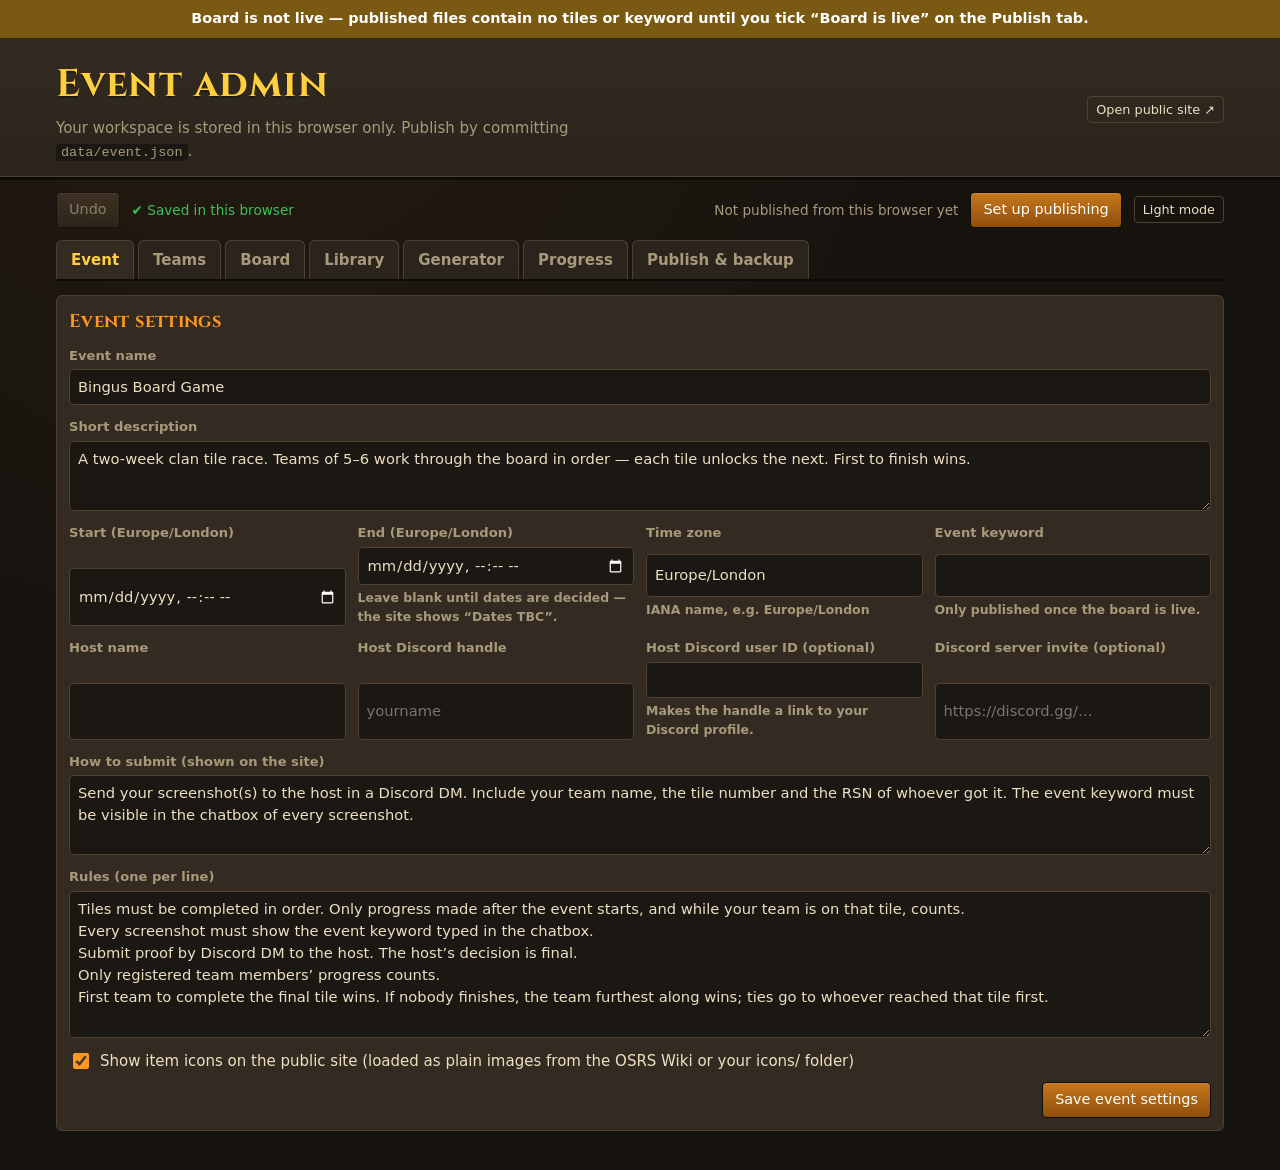
<file: admin.html>
<!doctype html>
<html lang="en" data-theme="dark">
<head>
  <meta charset="utf-8">
  <meta name="viewport" content="width=device-width, initial-scale=1">
  <meta name="robots" content="noindex, nofollow">
  <title>Admin · Bingus Board Game</title>
  <link rel="preconnect" href="https://fonts.googleapis.com">
  <link rel="preconnect" href="https://fonts.gstatic.com" crossorigin>
  <link href="https://fonts.googleapis.com/css2?family=Cinzel:wght@600;800&display=swap" rel="stylesheet">
  <link rel="stylesheet" href="css/style.css">
  <script>
    try { var p = JSON.parse(localStorage.getItem('bingus.prefs') || '{}'); if (p.theme === 'light') document.documentElement.setAttribute('data-theme', 'light'); } catch (e) {}
  </script>
</head>
<body>
  <!--
    This page is intentionally not linked from the public site.
    It only reads and writes data in YOUR browser's localStorage, so anyone else
    who opens it just sees an empty workspace — nothing here can change the live site.
    The live site only changes when you commit a new data/event.json to the repo.
  -->
  <div id="banners"></div>
  <header class="site-header">
    <div class="wrap">
      <div>
        <h1>Event admin</h1>
        <p>Your workspace is stored in this browser only. Publish by committing <code>data/event.json</code>.</p>
      </div>
      <div class="header-side">
        <a class="btn small ghost" href="index.html" target="_blank" rel="noopener">Open public site ↗</a>
      </div>
    </div>
  </header>

  <div class="wrap">
    <div class="admin-top">
      <button class="btn" id="undo" type="button" title="Undo (Ctrl+Z)">Undo</button>
      <span id="save-status" class="muted" style="font-size:.85rem"></span>
      <span class="spacer"></span>
      <span id="publish-status" style="font-size:.85rem"></span>
      <button class="btn primary" id="publish-now" type="button">Publish now</button>
      <button class="btn small ghost" id="theme" type="button">Light mode</button>
    </div>
    <nav class="tabs" id="tabs" role="tablist"></nav>
    <div class="view" id="view"></div>
  </div>

  <dialog id="modal"></dialog>
  <div id="toast" class="toast hidden" role="status" aria-live="polite"></div>

  <script src="js/common.js"></script>
  <script src="js/library.js"></script>
  <script src="js/generator.js"></script>
  <script src="js/admin.js"></script>
</body>
</html>
</file>
<file: css/style.css>
/* Bingus Board Game — OSRS-inspired theme (no Jagex artwork). */

:root,
:root[data-theme="dark"] {
  --bg: #16130f;
  --bg-2: #1f1a14;
  --panel: #2a241c;
  --panel-2: #332b21;
  --panel-edge: #4d4232;
  --panel-edge-dark: #0d0b08;
  --text: #ecdfc2;
  --muted: #a8997b;
  --accent: #ff981f;
  --accent-2: #ffcf3f;
  --link: #ffb04d;
  --good: #3fbf5a;
  --bad: #e0513c;
  --info: #5aa6e8;
  --input: #1b1712;
  --shadow: 0 2px 0 rgba(0, 0, 0, .45);
  --tier-1: #4caf50;
  --tier-2: #3f8fdc;
  --tier-3: #a35ee0;
  --tier-4: #e0a126;
  --tier-5: #e0513c;
  color-scheme: dark;
}

:root[data-theme="light"] {
  --bg: #e9dfc6;
  --bg-2: #e2d6b8;
  --panel: #f6efdc;
  --panel-2: #efe5cb;
  --panel-edge: #b9a57c;
  --panel-edge-dark: #8a774f;
  --text: #2a2116;
  --muted: #6d5d41;
  --accent: #b55a00;
  --accent-2: #8a5b00;
  --link: #9a4a00;
  --good: #1f8a36;
  --bad: #b3321f;
  --info: #1f63a8;
  --input: #fffaf0;
  --shadow: 0 2px 0 rgba(90, 70, 30, .2);
  color-scheme: light;
}

* { box-sizing: border-box; }

html, body { margin: 0; padding: 0; }

body {
  background: var(--bg);
  background-image: radial-gradient(circle at 20% 0%, rgba(255, 152, 31, .06), transparent 45%);
  color: var(--text);
  font: 15px/1.5 system-ui, -apple-system, "Segoe UI", Roboto, sans-serif;
  min-height: 100vh;
}

a { color: var(--link); }
h1, h2, h3 { font-family: "Cinzel", Georgia, serif; letter-spacing: .02em; margin: 0; }
h1 { font-size: clamp(1.6rem, 4vw, 2.4rem); color: var(--accent-2); text-shadow: 0 2px 0 rgba(0,0,0,.4); }
h2 { font-size: 1.15rem; color: var(--accent); }
h3 { font-size: 1rem; color: var(--accent-2); }
small, .muted { color: var(--muted); }
code { background: var(--input); padding: 1px 5px; border-radius: 4px; font-size: .9em; }

.wrap { width: 100%; max-width: 1200px; margin: 0 auto; padding: 0 16px; }
.hidden { display: none !important; }

/* ---------- header ---------- */
.site-header {
  border-bottom: 3px solid var(--panel-edge-dark);
  background: linear-gradient(var(--panel-2), var(--panel));
  box-shadow: inset 0 -1px 0 var(--panel-edge);
  padding: 18px 0 14px;
}
.site-header .wrap { display: flex; flex-wrap: wrap; gap: 12px 24px; align-items: center; justify-content: space-between; }
.site-header p { margin: 4px 0 0; color: var(--muted); max-width: 60ch; }
.header-side { text-align: right; }
.countdown { font-family: "Cinzel", Georgia, serif; font-size: 1.35rem; color: var(--accent-2); font-variant-numeric: tabular-nums; }
.countdown small { display: block; font-family: system-ui, sans-serif; font-size: .8rem; }

.pill {
  display: inline-block; padding: 2px 10px; border-radius: 999px; font-size: .78rem; font-weight: 700;
  border: 1px solid currentColor; text-transform: uppercase; letter-spacing: .05em;
}
.pill.live { color: var(--good); }
.pill.soon { color: var(--info); }
.pill.over { color: var(--muted); }
.pill.tbc { color: var(--accent); }

.banner { padding: 8px 16px; text-align: center; font-weight: 600; font-size: .9rem; }
.banner.preview { background: #6b3fa0; color: #fff; }
.banner.sample { background: #7a5a12; color: #fff; }
.banner.error { background: #7a2418; color: #fff; }

.toolbar { display: flex; flex-wrap: wrap; gap: 8px 14px; align-items: center; padding-top: 14px; padding-bottom: 6px; }
.toolbar .spacer { flex: 1; }
.toolbar label { display: flex; gap: 6px; align-items: center; font-size: .9rem; color: var(--muted); }

/* ---------- panels ---------- */
.panel {
  background: var(--panel);
  border: 2px solid var(--panel-edge-dark);
  box-shadow: inset 0 0 0 1px var(--panel-edge), var(--shadow);
  border-radius: 6px;
  margin: 14px 0;
}
.panel-head {
  width: 100%; display: flex; align-items: center; gap: 10px;
  background: none; border: 0; color: inherit; cursor: pointer; text-align: left;
  padding: 12px 16px; font: inherit;
}
.panel-head .extra { margin-left: auto; font-size: .85rem; color: var(--muted); }
.panel-head .chev { width: 10px; height: 10px; border-right: 2px solid var(--muted); border-bottom: 2px solid var(--muted); transform: rotate(45deg); transition: transform .15s; margin-left: 8px; flex: none; }
.panel.collapsed .chev { transform: rotate(-45deg); }
.panel.collapsed .panel-body { display: none; }
.panel-body { padding: 0 16px 16px; }

.card {
  background: var(--panel-2);
  border: 1px solid var(--panel-edge);
  border-radius: 6px;
  padding: 12px;
}

/* ---------- buttons & inputs ---------- */
.btn {
  display: inline-flex; align-items: center; gap: 6px; justify-content: center;
  background: linear-gradient(#5a4a35, #3f3325);
  color: #f3e6c7; border: 1px solid #0d0b08; box-shadow: inset 0 1px 0 rgba(255,255,255,.12);
  padding: 6px 12px; border-radius: 4px; cursor: pointer; font: inherit; font-size: .9rem; text-decoration: none; white-space: nowrap;
}
.btn:hover { filter: brightness(1.15); }
.btn:disabled { opacity: .5; cursor: not-allowed; filter: none; }
.btn.primary { background: linear-gradient(#c7771c, #8f4f0c); color: #fff; }
.btn.danger { background: linear-gradient(#9b3526, #6b2016); color: #fff; }
.btn.ghost { background: transparent; color: var(--text); border-color: var(--panel-edge); box-shadow: none; }
.btn.small { padding: 3px 8px; font-size: .8rem; }
.btn.icon { padding: 3px 7px; min-width: 28px; }

input, select, textarea {
  background: var(--input); color: var(--text); border: 1px solid var(--panel-edge); border-radius: 4px;
  padding: 6px 8px; font: inherit; font-size: .92rem; max-width: 100%;
}
input:focus, select:focus, textarea:focus, .btn:focus-visible, .panel-head:focus-visible { outline: 2px solid var(--accent); outline-offset: 1px; }
textarea { width: 100%; min-height: 70px; resize: vertical; }
input[type="checkbox"] { width: 16px; height: 16px; accent-color: var(--accent); }
input[type="color"] { padding: 0; width: 44px; height: 32px; }

/* ---------- badges ---------- */
.badge {
  display: inline-block; font-size: .72rem; font-weight: 700; padding: 1px 7px; border-radius: 3px;
  background: var(--input); border: 1px solid var(--panel-edge); color: var(--muted); white-space: nowrap; vertical-align: middle;
}
.badge.tier-1 { color: #fff; background: var(--tier-1); border-color: transparent; }
.badge.tier-2 { color: #fff; background: var(--tier-2); border-color: transparent; }
.badge.tier-3 { color: #fff; background: var(--tier-3); border-color: transparent; }
.badge.tier-4 { color: #1a1206; background: var(--tier-4); border-color: transparent; }
.badge.tier-5 { color: #fff; background: var(--tier-5); border-color: transparent; }
.swatch { display: inline-block; width: 12px; height: 12px; border-radius: 3px; background: var(--c, #888); border: 1px solid rgba(0,0,0,.5); vertical-align: middle; flex: none; }

/* ---------- race track ---------- */
.race { display: grid; gap: 8px; }
.lane { display: grid; grid-template-columns: minmax(90px, 230px) 1fr 70px; gap: 10px; align-items: center; }
.lane-name { display: flex; align-items: center; gap: 6px; font-weight: 600; overflow: hidden; text-overflow: ellipsis; white-space: nowrap; }
.lane-pos { font-size: .82rem; color: var(--muted); text-align: right; font-variant-numeric: tabular-nums; }
.lane.followed .lane-name { color: var(--accent-2); }
.track { display: grid; grid-template-columns: repeat(var(--n), 1fr); gap: 2px; position: relative; }
.cell { height: 22px; border-radius: 2px; background: var(--input); border: 1px solid var(--panel-edge); position: relative; min-width: 0; }
.cell.open { background: var(--panel-2); }
.cell.hidden-tile { background: repeating-linear-gradient(45deg, var(--input), var(--input) 3px, var(--bg-2) 3px, var(--bg-2) 6px); opacity: .8; }
.cell.done { background: var(--c); border-color: rgba(0,0,0,.4); }
.cell.current { background: var(--c); border-color: var(--accent-2); box-shadow: 0 0 0 1px var(--accent-2); animation: pulse 1.6s ease-in-out infinite; }
.cell.finish-flag { background: repeating-conic-gradient(#111 0 25%, #eee 0 50%) 0 0 / 8px 8px; }
@keyframes pulse { 50% { opacity: .45; } }
@media (prefers-reduced-motion: reduce) { .cell.current { animation: none; } }
.track.tiers .cell { height: 6px; border: 0; }
.track.tiers .cell.t1 { background: var(--tier-1); }
.track.tiers .cell.t2 { background: var(--tier-2); }
.track.tiers .cell.t3 { background: var(--tier-3); }
.track.tiers .cell.t4 { background: var(--tier-4); }
.track.tiers .cell.t5 { background: var(--tier-5); }
.lane.legend .lane-name { font-weight: 400; color: var(--muted); font-size: .8rem; }

/* ---------- tables ---------- */
.table-wrap { overflow-x: auto; }
table { width: 100%; border-collapse: collapse; font-size: .92rem; }
th, td { padding: 7px 8px; text-align: left; border-bottom: 1px solid var(--panel-edge); vertical-align: middle; }
th { color: var(--muted); font-weight: 600; font-size: .8rem; text-transform: uppercase; letter-spacing: .04em; }
tr.followed td { background: rgba(255, 152, 31, .08); }
.rank { font-family: "Cinzel", Georgia, serif; font-weight: 800; color: var(--accent-2); font-size: 1.05rem; }
.num { font-variant-numeric: tabular-nums; }

.bar { height: 8px; background: var(--input); border-radius: 4px; overflow: hidden; border: 1px solid var(--panel-edge); min-width: 60px; }
.bar > span { display: block; height: 100%; background: var(--good); }
.bar.mine > span { background: var(--info); }

/* ---------- team cards ---------- */
.team-grid { display: grid; grid-template-columns: repeat(auto-fill, minmax(320px, 1fr)); gap: 12px; }
.team-card { border-top: 4px solid var(--c, var(--panel-edge)); display: flex; flex-direction: column; gap: 10px; }
.team-card.followed { box-shadow: 0 0 0 2px var(--accent-2); }
.team-card header { display: flex; align-items: center; gap: 8px; flex-wrap: wrap; }
.team-card header h3 { font-size: 1.05rem; }
.team-card header .meta { margin-left: auto; font-size: .82rem; color: var(--muted); }
.tile-block { display: flex; gap: 12px; align-items: flex-start; }
.tile-block .ic-box:empty { display: none; }
.tile-block .tile-main { display: grid; gap: 4px; min-width: 0; }
.tile-title { font-weight: 700; font-size: 1.02rem; }
.tile-desc { color: var(--text); font-size: .9rem; margin: 0; }
.tile-meta { display: flex; flex-wrap: wrap; gap: 4px; }
.tile-icon { width: 36px; height: 36px; object-fit: contain; image-rendering: pixelated; }
.tile-icon.sm { width: 24px; height: 24px; }
.kv { font-size: .85rem; color: var(--muted); }
.kv strong { color: var(--text); font-weight: 600; }
.members { display: flex; flex-wrap: wrap; gap: 4px; }
.members span { font-size: .78rem; background: var(--input); border: 1px solid var(--panel-edge); border-radius: 3px; padding: 0 6px; }
details summary { cursor: pointer; color: var(--muted); font-size: .88rem; }
.done-list { list-style: none; padding: 0; margin: 6px 0 0; font-size: .85rem; }
.done-list li { padding: 3px 0; border-bottom: 1px dashed var(--panel-edge); display: flex; gap: 8px; }
.done-list li .when { margin-left: auto; color: var(--muted); white-space: nowrap; }
.items { list-style: none; padding: 0; margin: 4px 0 0; display: grid; gap: 3px; font-size: .88rem; }
.items li { display: flex; align-items: center; gap: 6px; }
.items li.got { color: var(--good); }
.items li.got::before { content: "\2713"; font-weight: 700; }
.items li.need::before { content: "\2022"; color: var(--muted); }
.finished-banner { font-family: "Cinzel", Georgia, serif; font-size: 1.1rem; color: var(--accent-2); }

.private-check { border: 1px dashed var(--info); border-radius: 6px; padding: 8px 10px; background: rgba(90, 166, 232, .06); }
.private-check .head { display: flex; flex-wrap: wrap; gap: 4px 8px; align-items: baseline; margin-bottom: 6px; }
.private-check label { display: flex; align-items: center; gap: 6px; font-size: .88rem; }
.counter { display: inline-flex; align-items: center; gap: 6px; }
.counter output { min-width: 5ch; text-align: center; font-variant-numeric: tabular-nums; }

/* ---------- board tiles ---------- */
.board-list { list-style: none; margin: 0; padding: 0; display: grid; gap: 8px; }
.board-tile { display: grid; grid-template-columns: 34px 40px 1fr; gap: 10px; align-items: center; }
.board-tile .idx { font-family: "Cinzel", Georgia, serif; font-weight: 800; color: var(--muted); text-align: center; }
.board-tile .chips { display: flex; flex-wrap: wrap; gap: 4px; margin-top: 4px; }
.chip { display: inline-flex; align-items: center; gap: 4px; font-size: .75rem; padding: 1px 7px; border-radius: 999px; background: var(--input); border: 1px solid var(--panel-edge); }
.chip.here { border-color: var(--accent-2); }
.hidden-count { text-align: center; padding: 14px; color: var(--muted); border: 1px dashed var(--panel-edge); border-radius: 6px; margin-top: 8px; }

/* ---------- clickable tiles + details card ---------- */
[data-tile] { cursor: pointer; }
.cell[data-tile]:hover, .cell[data-tile]:focus-visible { outline: 2px solid var(--accent-2); outline-offset: 1px; z-index: 1; }
.board-tile[data-tile] { transition: border-color .12s, transform .12s; }
.board-tile[data-tile]:hover, .board-tile[data-tile]:focus-visible { border-color: var(--accent); transform: translateY(-1px); outline: none; }
.tile-link { text-decoration: underline dotted var(--muted); text-underline-offset: 3px; }
.tile-link:hover, .tile-link:focus-visible { color: var(--accent-2); outline: none; }
dialog#tile-card { width: min(520px, calc(100vw - 24px)); }
.tile-card { display: grid; gap: 10px; padding: 16px; }
.tile-card-head { display: flex; gap: 12px; align-items: flex-start; }
.tile-card-head .ic-box:empty { display: none; }
.tile-card-head .tile-icon { width: 44px; height: 44px; }
.tile-card-head h2 { font-size: 1.2rem; color: var(--accent-2); }
.tile-card-teams { list-style: none; margin: 0; padding: 0; display: grid; gap: 6px; }
.tile-card-teams li { display: grid; grid-template-columns: minmax(110px, 40%) 1fr; gap: 10px; padding: 6px 0; border-bottom: 1px dashed var(--panel-edge); font-size: .9rem; }
.tile-card-teams .team-cell { display: flex; align-items: center; gap: 6px; font-weight: 600; }

/* ---------- activity ---------- */
.feed { list-style: none; margin: 0; padding: 0; }
.feed li { display: grid; grid-template-columns: 120px 1fr; gap: 10px; padding: 6px 0; border-bottom: 1px solid var(--panel-edge); font-size: .9rem; }
.feed .when { color: var(--muted); font-size: .8rem; }
.feed .t-finish { color: var(--accent-2); font-weight: 700; }
.feed .t-complete .txt::before { content: "\2714  "; color: var(--good); }

/* ---------- submit box ---------- */
.submit-box { display: grid; gap: 6px; }
.keyword { font-family: "Cinzel", Georgia, serif; font-size: 1.3rem; color: var(--accent-2); letter-spacing: .06em; }

footer.site-footer { padding: 24px 16px 40px; text-align: center; color: var(--muted); font-size: .8rem; }

/* ---------- admin ---------- */
.admin-top { display: flex; flex-wrap: wrap; gap: 8px 12px; align-items: center; padding: 12px 0; }
.admin-top .spacer { flex: 1; }
.tabs { display: flex; flex-wrap: wrap; gap: 4px; border-bottom: 2px solid var(--panel-edge-dark); }
.tabs button {
  background: var(--panel); color: var(--muted); border: 1px solid var(--panel-edge); border-bottom: 0;
  padding: 8px 14px; border-radius: 6px 6px 0 0; cursor: pointer; font: inherit; font-weight: 600;
}
.tabs button.active { background: var(--panel-2); color: var(--accent-2); }
.view { padding: 14px 0 40px; display: grid; gap: 14px; }
.form-grid { display: grid; grid-template-columns: repeat(auto-fill, minmax(240px, 1fr)); gap: 12px; }
.form-grid .full { grid-column: 1 / -1; }
.field { display: grid; gap: 4px; }
.field > span { font-size: .82rem; color: var(--muted); font-weight: 600; }
.field .hint { font-size: .78rem; color: var(--muted); }
.check { display: flex; align-items: center; gap: 8px; }
.row { display: flex; flex-wrap: wrap; gap: 8px; align-items: center; }
.row.end { justify-content: flex-end; }
.stack { display: grid; gap: 10px; }
.status-ok { color: var(--good); }
.status-bad { color: var(--bad); }
.warn { border-left: 4px solid var(--accent); background: rgba(255,152,31,.08); padding: 8px 12px; border-radius: 4px; font-size: .9rem; }
.warn.bad { border-left-color: var(--bad); background: rgba(224,81,60,.08); }
.warn.good { border-left-color: var(--good); background: rgba(63,191,90,.08); }
ul.warns { list-style: none; margin: 0; padding: 0; display: grid; gap: 6px; }

.tile-rows { list-style: none; margin: 0; padding: 0; display: grid; gap: 4px; }
.tile-row {
  display: grid; grid-template-columns: 22px 34px auto 1fr auto; gap: 8px; align-items: center;
  background: var(--panel-2); border: 1px solid var(--panel-edge); border-radius: 5px; padding: 6px 8px;
}
.tile-row.dragging { opacity: .4; }
.tile-row.drop-before { box-shadow: 0 -3px 0 var(--accent); }
.tile-row.drop-after { box-shadow: 0 3px 0 var(--accent); }
.tile-row.revealed { border-left: 4px solid var(--good); }
.tile-row .handle { cursor: grab; color: var(--muted); user-select: none; text-align: center; letter-spacing: -2px; }
.tile-row .idx { font-weight: 800; color: var(--muted); text-align: right; font-variant-numeric: tabular-nums; }
.tile-row .main { min-width: 0; }
.tile-row .main .t { font-weight: 600; overflow: hidden; text-overflow: ellipsis; }
.tile-row .main .s { font-size: .78rem; color: var(--muted); }
.tile-row .acts { display: flex; gap: 3px; flex-wrap: wrap; justify-content: flex-end; }
.tile-row .ic { width: 28px; height: 28px; display: flex; align-items: center; justify-content: center; }
.tile-row .ic img { width: 26px; height: 26px; object-fit: contain; }

.lib-table td { font-size: .86rem; }
.lib-table tr.is-hidden td { opacity: .5; }
.stats { display: flex; flex-wrap: wrap; gap: 10px; }
.stat { background: var(--panel-2); border: 1px solid var(--panel-edge); border-radius: 6px; padding: 8px 12px; min-width: 120px; }
.stat b { display: block; font-size: 1.25rem; color: var(--accent-2); font-variant-numeric: tabular-nums; }
.stat span { font-size: .78rem; color: var(--muted); }
.tierbar { display: flex; height: 12px; border-radius: 3px; overflow: hidden; border: 1px solid var(--panel-edge); }
.tierbar span { display: block; height: 100%; }

.team-admin { border-top: 4px solid var(--c, var(--panel-edge)); }
.team-admin .grid2 { display: grid; grid-template-columns: repeat(auto-fit, minmax(260px, 1fr)); gap: 12px; }

dialog {
  background: var(--panel); color: var(--text); border: 2px solid var(--panel-edge-dark); box-shadow: inset 0 0 0 1px var(--panel-edge), 0 20px 60px rgba(0,0,0,.6);
  border-radius: 8px; padding: 0; width: min(720px, calc(100vw - 24px)); max-height: calc(100vh - 40px); overflow: auto;
}
dialog::backdrop { background: rgba(0,0,0,.6); }
dialog form { display: grid; gap: 12px; padding: 16px; }
dialog .dialog-head { display: flex; align-items: center; justify-content: space-between; }
.icon-preview { display: flex; align-items: center; gap: 8px; min-height: 36px; }

.toast {
  position: fixed; bottom: 20px; left: 50%; transform: translateX(-50%); background: #111; color: #fff; padding: 8px 16px;
  border-radius: 6px; font-size: .9rem; z-index: 1000; box-shadow: 0 6px 20px rgba(0,0,0,.5); max-width: calc(100vw - 32px);
}
pre.json { max-height: 320px; overflow: auto; background: var(--input); border: 1px solid var(--panel-edge); padding: 10px; border-radius: 4px; font-size: .78rem; margin: 0; white-space: pre; }
ol.steps { margin: 0; padding-left: 20px; display: grid; gap: 6px; }

/* ---------- responsive ---------- */
@media (max-width: 640px) {
  .header-side { text-align: left; }
  .lane { grid-template-columns: 1fr; gap: 3px; }
  .lane-pos { text-align: left; }
  .cell { height: 16px; }
  .feed li { grid-template-columns: 1fr; gap: 0; }
  .team-grid { grid-template-columns: 1fr; }
  .tile-row { grid-template-columns: 18px 28px 1fr; }
  .tile-row .ic { display: none; }
  .tile-row .acts { grid-column: 1 / -1; justify-content: flex-start; }
  .hide-sm { display: none; }
}
</file>
